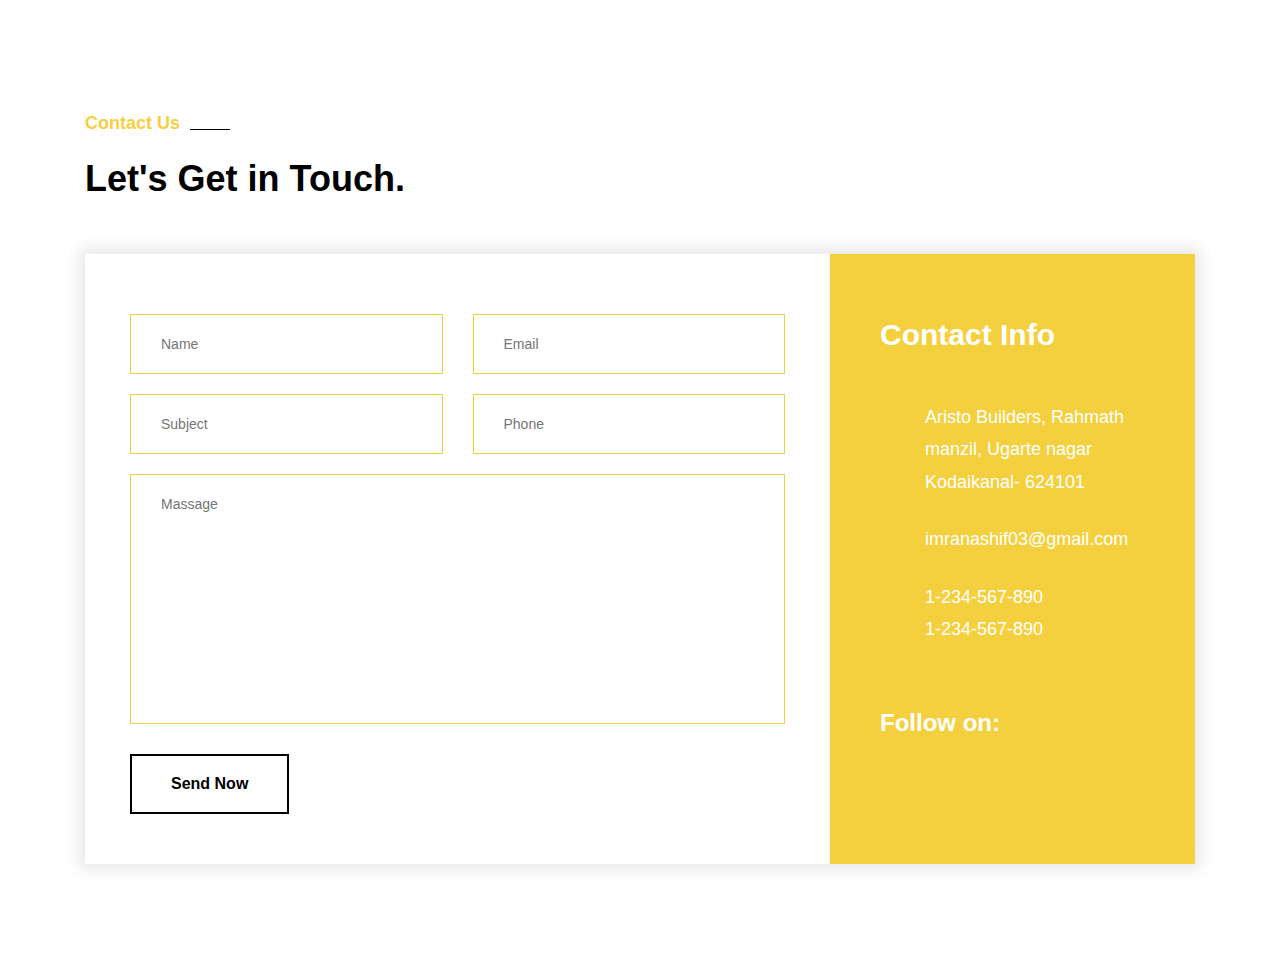
<file: contact/index.html>
<!DOCTYPE html>
<html lang="en" >
<head>
  <meta charset="UTF-8">
  <title>Aristo Builders</title>
  <link rel="stylesheet" href="https://maxcdn.bootstrapcdn.com/bootstrap/4.1.3/css/bootstrap.min.css">
  <link rel="stylesheet" href="https://demo.voidcoders.com/htmldemo/fitgear/main-files/assets/css/animate.css">
<link rel="stylesheet" href="https://use.fontawesome.com/releases/v5.6.3/css/all.css" integrity="sha384-UHRtZLI+pbxtHCWp1t77Bi1L4ZtiqrqD80Kn4Z8NTSRyMA2Fd33n5dQ8lWUE00s/" crossorigin="anonymous"><link rel="stylesheet" href="./style.css">

</head>
<body>
<!-- partial:index.partial.html -->
<section class="contact-page-section">
      <div class="container">
          <div class="sec-title">
              <div class="title">Contact Us</div>
                <h2>Let's Get in Touch.</h2>
            </div>
            <div class="inner-container">
              <div class="row clearfix">
                
                  <!--Form Column-->
                    <div class="form-column col-md-8 col-sm-12 col-xs-12">
                      <div class="inner-column">
                          
                            <!--Contact Form-->
                            <div class="contact-form">
                                <form method="post" action="sendemail.php" id="contact-form">
                                    <div class="row clearfix">
                                        <div class="form-group col-md-6 col-sm-6 co-xs-12">
                                            <input type="text" name="name" value="" placeholder="Name" required>
                                        </div>
                                        <div class="form-group col-md-6 col-sm-6 co-xs-12">
                                            <input type="email" name="email" value="" placeholder="Email" required>
                                        </div>
                                        <div class="form-group col-md-6 col-sm-6 co-xs-12">
                                            <input type="text" name="subject" value="" placeholder="Subject" required>
                                        </div>
                                        <div class="form-group col-md-6 col-sm-6 co-xs-12">
                                            <input type="text" name="phone" value="" placeholder="Phone" required>
                                        </div>
                                        <div class="form-group col-md-12 col-sm-12 co-xs-12">
                                            <textarea name="message" placeholder="Massage"></textarea>
                                        </div>
                                        <div class="form-group col-md-12 col-sm-12 co-xs-12">
                                            <button type="submit" class="theme-btn btn-style-one">Send Now</button>
                                        </div>
                                    </div>
                                </form>
                            </div>
                            <!--End Contact Form-->
                            
                        </div>
                    </div>
                    
                    <!--Info Column-->
                    <div class="info-column col-md-4 col-sm-12 col-xs-12">
                      <div class="inner-column">
                          <h2>Contact Info</h2>
                            <ul class="list-info">
                              <li><i class="fas fa-globe"></i>Aristo Builders,
Rahmath manzil,
Ugarte nagar 
Kodaikanal- 624101</li>
                                <li><i class="far fa-envelope"></i>imranashif03@gmail.com</li>
                                <li><i class="fas fa-phone"></i>1-234-567-890 <br> 1-234-567-890</li>
                            </ul>
                            <ul class="social-icon-four">
                                <li class="follow">Follow on: </li>
                                <li><a href="#"><i class="fab fa-facebook-f"></i></a></li>
                                <li><a href="#"><i class="fab fa-twitter"></i></a></li>
                                <li><a href="#"><i class="fab fa-google-plus-g"></i></a></li>
                                <li><a href="#"><i class="fab fa-dribbble"></i></a></li>
                                <li><a href="#"><i class="fab fa-pinterest-p"></i></a></li>
                            </ul>
                        </div>
                    </div>
                    
                </div>
            </div>
        </div>
    </section>
<!-- partial -->
  <script src='https://code.jquery.com/jquery-2.1.0.js'></script>
<script src='https://maxcdn.bootstrapcdn.com/bootstrap/4.1.3/js/bootstrap.min.js'></script>
</body>
</html>
</file>
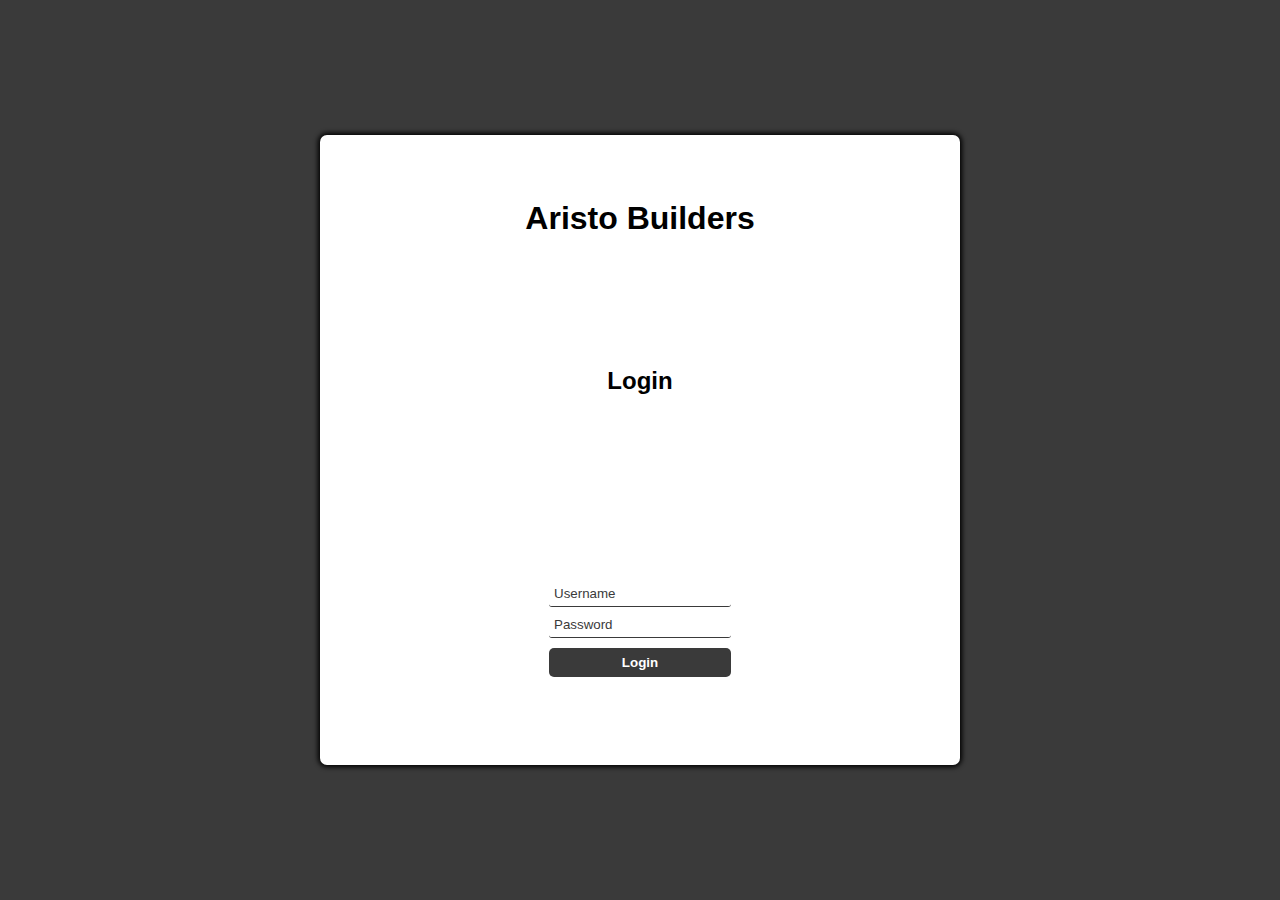
<file: login.html>
<!DOCTYPE html>
<html lang="en">

<head>
  <meta charset="UTF-8">
  <meta name="viewport" content="width=device-width, initial-scale=1.0">
  <title>Login</title>
  <link rel="stylesheet" href="loginpage.css">
  <script defer src="login-page.js"></script>
</head>

<body>
  <main id="main-holder">
    <h1 id="login-header">Aristo Builders</h1>
    <h2 id="login-header">Login</h2>
    
    <div id="login-error-msg-holder">
      <p id="login-error-msg">Invalid username <span id="error-msg-second-line">and/or password</span></p>
    </div>
    
    <form id="login-form">
      <input type="text" name="username" id="username-field" class="login-form-field" placeholder="Username">
      <input type="password" name="password" id="password-field" class="login-form-field" placeholder="Password">
      <input type="submit" value="Login" id="login-form-submit">
    </form>
  
  </main>
</body>

</html>
</file>
<file: contact/style.css>
li,ul
{
	list-style:none;padding:0;margin:0
}
.sec-title
{
	position:relative;padding-bottom:40px
}
.sec-title .title
{
	position:relative;
	color:#F4D03F;
	font-size:18px;
	font-weight:700;
	padding-right:50px;
	margin-bottom:15px;
	display:inline-block;
	text-transform:capitalize
}
.sec-title .title:before
{
	position:absolute;
	content:'';
	right:0;
	bottom:7px;
	width:40px;
	height:1px;
	background-color:black;
}
.sec-title h2
{
	position:relative;
	color:black;
	font-size:36px;
	font-weight:700;
	line-height:1.5em;
	display:block
}
.sec-title.light h2
{
	color:#fff
}
.contact-page-section
{
	position:relative;
	padding-top:110px;
	padding-bottom: 110px;
}
.contact-page-section .inner-container
{
	position:relative;
	z-index:1;
	background-color:#F4D03F;
	box-shadow:0 0 15px 5px rgba(0,0,0,.1)
}
.contact-page-section .form-column
{
	position:relative;
	padding:0 0 0 15px
}
.contact-page-section .form-column .inner-column
{
	position:relative;
	padding:60px 45px 30px;
	background-color:#fff
}
.contact-page-section .info-column
{
	position:relative
}
.contact-page-section .info-column .inner-column
{
	position:relative;
	padding:60px 35px
}
.contact-page-section .info-column h2
{
	position:relative;
	color:#fff;
	font-size:30px;
	font-weight:700;
	line-height:1.4em;
	margin-bottom:45px
}
.contact-page-section .info-column .list-info
{
	position:relative;
	margin-bottom:60px
}
.contact-page-section .info-column .list-info li
{
	position:relative;
	margin-bottom:25px;
	font-size:18px;
	color:#fff;
	line-height:1.8em;
	padding-left:45px
}
.contact-page-section .info-column .list-info li:last-child
{
	margin-bottom:0
}
.contact-page-section .info-column .list-info li i
{
	position:absolute;
	left:0;
	top:8px;
	color:#fff;
	font-size:30px
}
.contact-form
{
	position:relative
}
.contact-form .form-group
{
	position:relative;
	margin-bottom:20px
}
.contact-form input[type=text],.contact-form input[type=email],.contact-form textarea{position:relative;display:block;width:100%;height:60px;color:#222;font-size:14px;line-height:38px;padding:10px 30px;border:1px solid #F4D03F;background-color:#fff;transition:all .3s ease;-ms-transition:all .3s ease;-webkit-transition:all .3s ease}.contact-form input[type=text]:focus,.contact-form input[type=email]:focus,.contact-form textarea:focus{border-color:#F4D03F}.contact-form textarea{height:250px;resize:none}.contact-form .theme-btn{font-size:16px;font-weight:700;margin-top:10px;text-transform:capitalize;padding:16px 39px;border:2px solid black;font-family:Arimo,sans-serif;background:white;display:inline-block;position:relative;line-height:24px;cursor:pointer;color:black}.contact-form .theme-btn:hover{color:#F4D03F;border-color:#F4D03F;background:0 0}.contact-form input.error,.contact-form select.error,.contact-form textarea.error{border-color:red!important}.contact-form label.error{display:block;line-height:24px;padding:5px 0 0;margin:0;text-transform:uppercase;font-size:12px;color:red;font-weight:500}.social-icon-four{position:relative}.social-icon-four li{position:relative;margin-right:18px;display:inline-block}.social-icon-four li.follow{color:#fff;font-weight:600;font-size:24px;display:block;margin-bottom:20px}.social-icon-four li a{position:relative;font-size:20px;color:#fff;-webkit-transition:all .3s ease;-ms-transition:all .3s ease;-o-transition:all .3s ease;-moz-transition:all .3s ease;transition:all .3s ease}.social-icon-four li a:hover{color:black}
</file>
<file: loginpage.css>
html {
  height: 100%;
}

body {
  height: 100%;
  margin: 0;
  font-family: Arial, Helvetica, sans-serif;
  display: grid;
  justify-items: center;
  align-items: center;
  background-color: #3a3a3a;
}

#main-holder {
  width: 50%;
  height: 70%;
  display: grid;
  justify-items: center;
  align-items: center;
  background-color: white;
  border-radius: 7px;
  box-shadow: 0px 0px 5px 2px black;
}

#login-error-msg-holder {
  width: 100%;
  height: 100%;
  display: grid;
  justify-items: center;
  align-items: center;
}

#login-error-msg {
  width: 23%;
  text-align: center;
  margin: 0;
  padding: 5px;
  font-size: 12px;
  font-weight: bold;
  color: #8a0000;
  border: 1px solid #8a0000;
  background-color: #e58f8f;
  opacity: 0;
}

#error-msg-second-line {
  display: block;
}

#login-form {
  align-self: flex-start;
  display: grid;
  justify-items: center;
  align-items: center;
}

.login-form-field::placeholder {
  color: #3a3a3a;
}

.login-form-field {
  border: none;
  border-bottom: 1px solid #3a3a3a;
  margin-bottom: 10px;
  border-radius: 3px;
  outline: none;
  padding: 0px 0px 5px 5px;
}

#login-form-submit {
  width: 100%;
  padding: 7px;
  border: none;
  border-radius: 5px;
  color: white;
  font-weight: bold;
  background-color: #3a3a3a;
  cursor: pointer;
  outline: none;
}
#login-header{
  color: black;
}
#login-header:hover{
  color:F4D03F;
}
</file>
